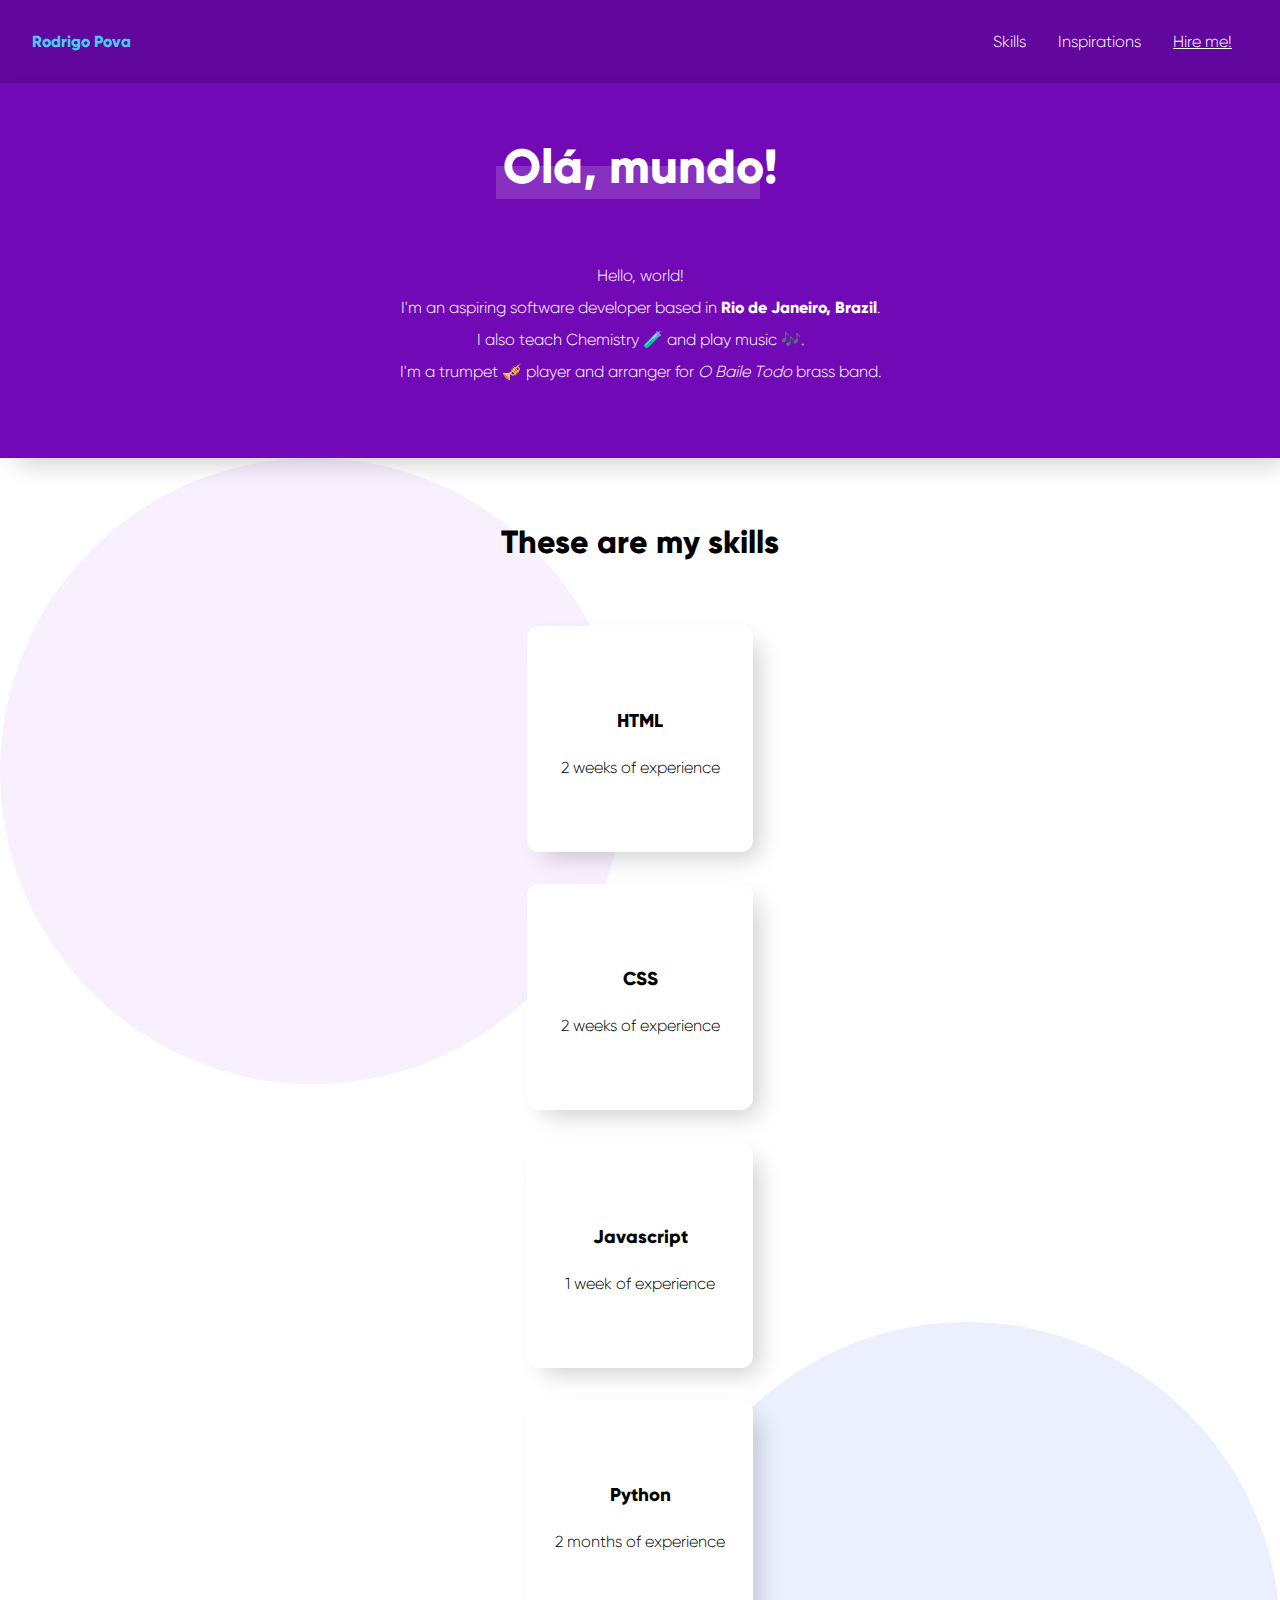
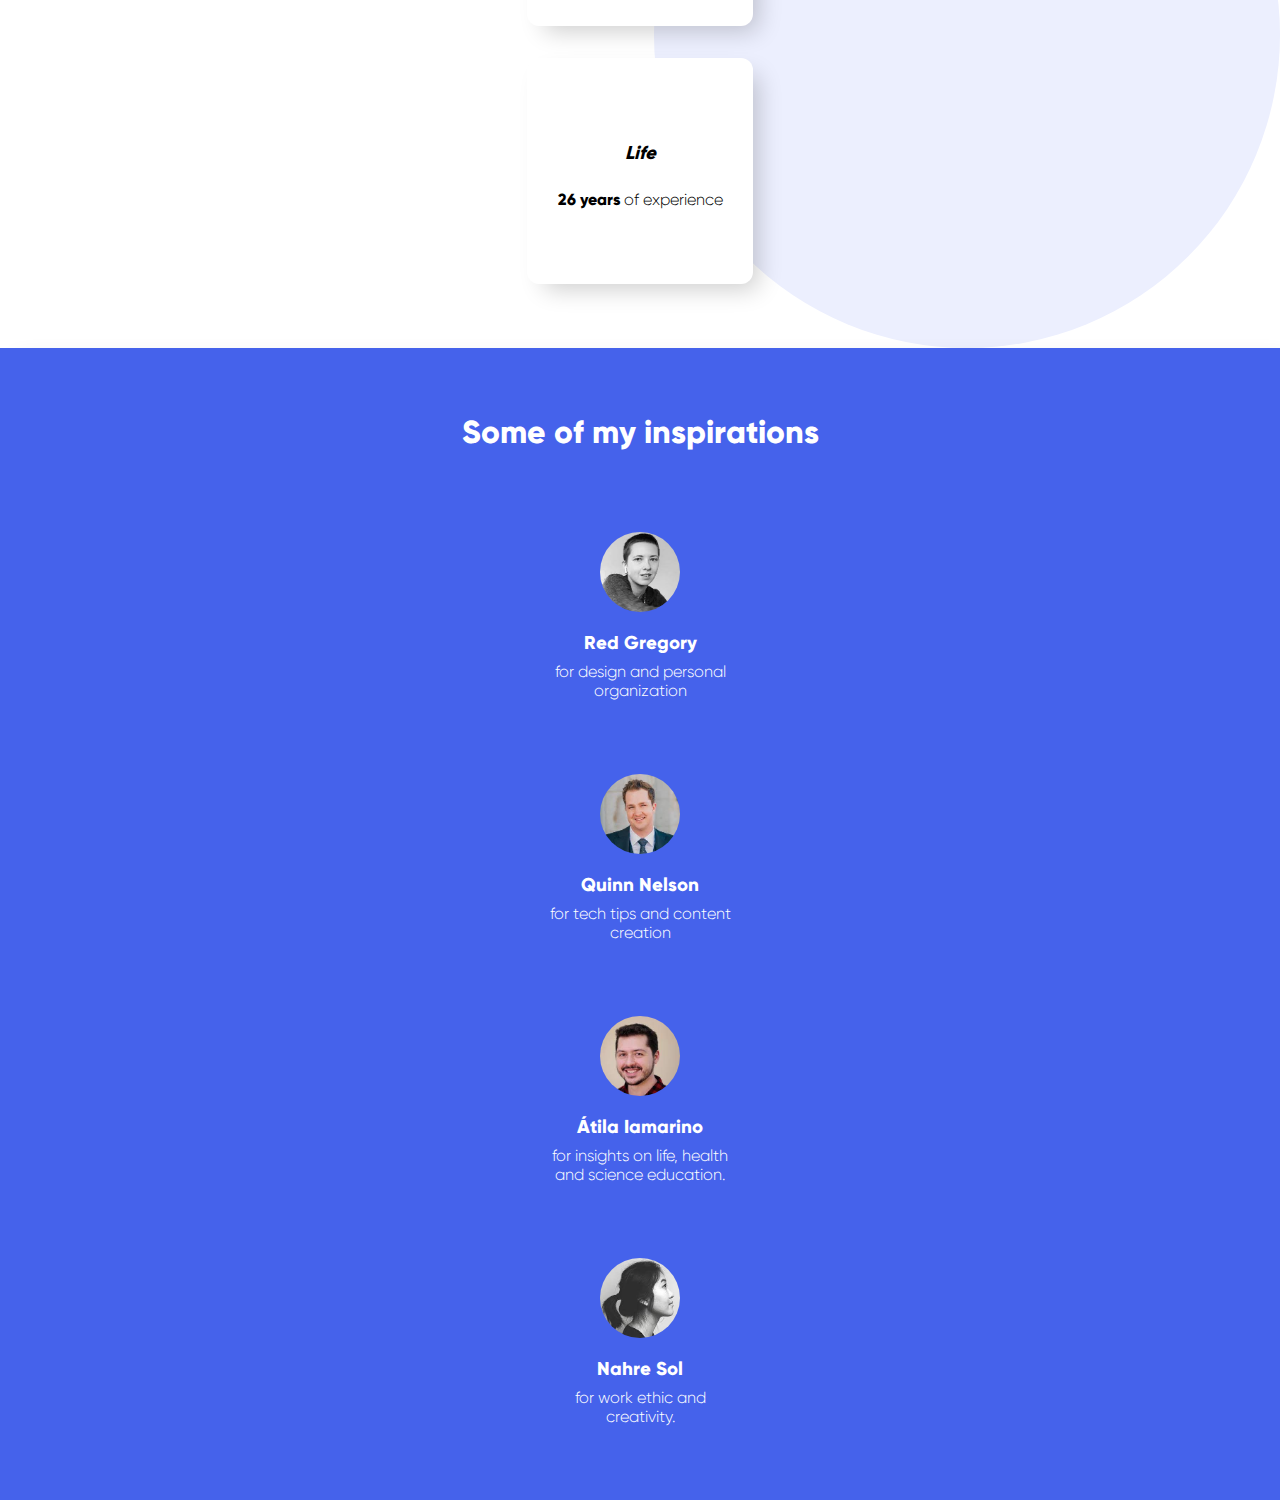
<file: index.html>
<!DOCTYPE html>
<html lang="en">

<head>
    <meta charset="UTF-8">
    <title>Personal Portfolio - Rodrigo Pova</title>
    <link rel="stylesheet" href="style.css">
</head>

<body>
    <div class="nav-container">
        <header>
            <a href=index.html class="logo">Rodrigo Pova</a>
            <nav>
                <ul>
                    <li><a href="#skills">Skills</a></li>
                    <li><a href="#inspirations">Inspirations</a></li>
                    <li><a href="#"><u>Hire me!</u></a></li>
                </ul>
            </nav>
        </header>
    </div>
    <div class="hero"> 
        <h1 class="hero__heading">Olá, mundo!</h1>
        <!-- <img class="hero__image" id="profilepic" src="images/rodrigopova.jpeg"
            alt="Portrait of Rodrigo with a blurred background" width="300px"> -->
        <p class="hero__text" id="description">
            Hello, world!<br>
            I'm an aspiring software developer based in <strong>Rio de Janeiro, Brazil</strong>.<br>
            I also teach Chemistry 🧪 and play music 🎶.<br>
            I'm a trumpet 🎺 player and arranger for <em>O Baile Todo</em> brass band.
        </p>
    </div>
    <section class="skills" id="skills">
        <h2 class="heading">These are my skills</h2>
        <!-- <ul>
            <li><em>26 years of experience in <strong>Life</strong></em>;</li>
            <li>2 hours of experience in <strong>HTML</strong>;</li>
            <li>0 hours of experience in <strong>CSS</strong>;</li>
            <li>1 week of experience in <strong>GIT</strong>;</li>
            <li>8 weeks of experience in <strong>Python</strong>;</li>
        </ul>
        <hr> -->
            <ul>
                <li class="card">
                    <div class="card-container">
                        <h3 class="card-header">HTML</h3>
                        <p class="card-text">2 weeks of experience</p>
                    </div>
                </li>
                <li class="card">
                    <div class="card-container">
                        <h3 class="card-header">CSS</h3>
                        <p class="card-text">2 weeks of experience</p>
                    </div>
                </li>
                <li class="card">
                    <div class="card-container">
                        <h3 class="card-header">Javascript</h3>
                        <p class="card-text">1 week of experience</p>
                    </div>
                </li>
                <li class="card">
                    <div class="card-container">
                        <h3 class="card-header">Python</h3>
                        <p class="card-text">2 months of experience</p>
                    </div>
                </li>
                <li class="card">
                    <div class="card-container">
                        <h3 class="card-header"><em>Life</em></h3>
                        <p class="card-text"><strong>26 years</strong> of experience</p>
                    </div>
                </li>
            </ul>
    </section>
    <section class="inspirations" id="inspirations">
        <h2 class="heading">Some of my inspirations</h2>
            <ul>
                <li class="card2">
                    <div class="card-container2">
                        <a href="https://www.redgregory.com/" target="_blank">
                            <img src="[data-uri]" alt="photo of designer Red Gregory">
                            <h3 class="card-header">Red Gregory</h3>
                            <p class="card-text">for design and personal organization</p>
                        </a>
                    </div>              
                </li>
                <li class="card2">
                    <div class="card-container2">
                        <a href="https://twitter.com/snazzyq" target="_blank">
                            <img src="[data-uri]" alt="photo of Quinn Nelson">
                            <h3 class="card-header">Quinn Nelson</h3>
                            <p class="card-text">for tech tips and content creation</p>
                        </a>
                    </div>              
                </li>
                <li class="card2">
                    <div class="card-container2">
                        <a href="https://twitter.com/oatila" target="_blank">
                            <img src="[data-uri]" alt="photo of Átila Iamarino">
                            <h3 class="card-header">Átila Iamarino</h3>
                            <p class="card-text">for insights on life, health and science education.</p>
                        </a>
                    </div>              
                </li>
                <li class="card2">
                    <div class="card-container2">
                        <a href="https://www.youtube.com/channel/UC8R8FRt1KcPiR-rtAflXmeg" target="_blank">
                            <img src="[data-uri]" alt="photo of Nahre Sol">
                            <h3 class="card-header">Nahre Sol</h3>
                            <p class="card-text">for work ethic and creativity.</p>
                        </a>
                    </div>              
                </li>
            </ul>
        <!-- <ul>
            <li><a class="link" href="https://www.redgregory.com/" target="_blank">Red Gregory</a> for design and
                personal organization.</li>
            <li><a class="link" href="https://twitter.com/snazzyq" target="_blank">Quinn Nelson</a> for tech tips and
                content creation.</li>
            <li><a class="link" href="https://twitter.com/oatila" target="_blank">Átila Iamarino</a> for insights on
                life, health and science education.</li>
            <li><a class="link" href="https://www.youtube.com/channel/UC8R8FRt1KcPiR-rtAflXmeg" target="_blank">Nahre
                    Sol</a> for work ethic and creativity.</li>
        </ul> -->
       <!-- <hr>  -->
    </section>
    <!-- <footer>
        <h2>Back to...</h2>
        <a class="link" href="#profilepic">Personal Picture</a> |
        <a class="link" href="#skills">Skills</a> |
        <a class="link" href="#inspirations">Inspirations</a>
    </footer> -->



</body>

</html>
</file>
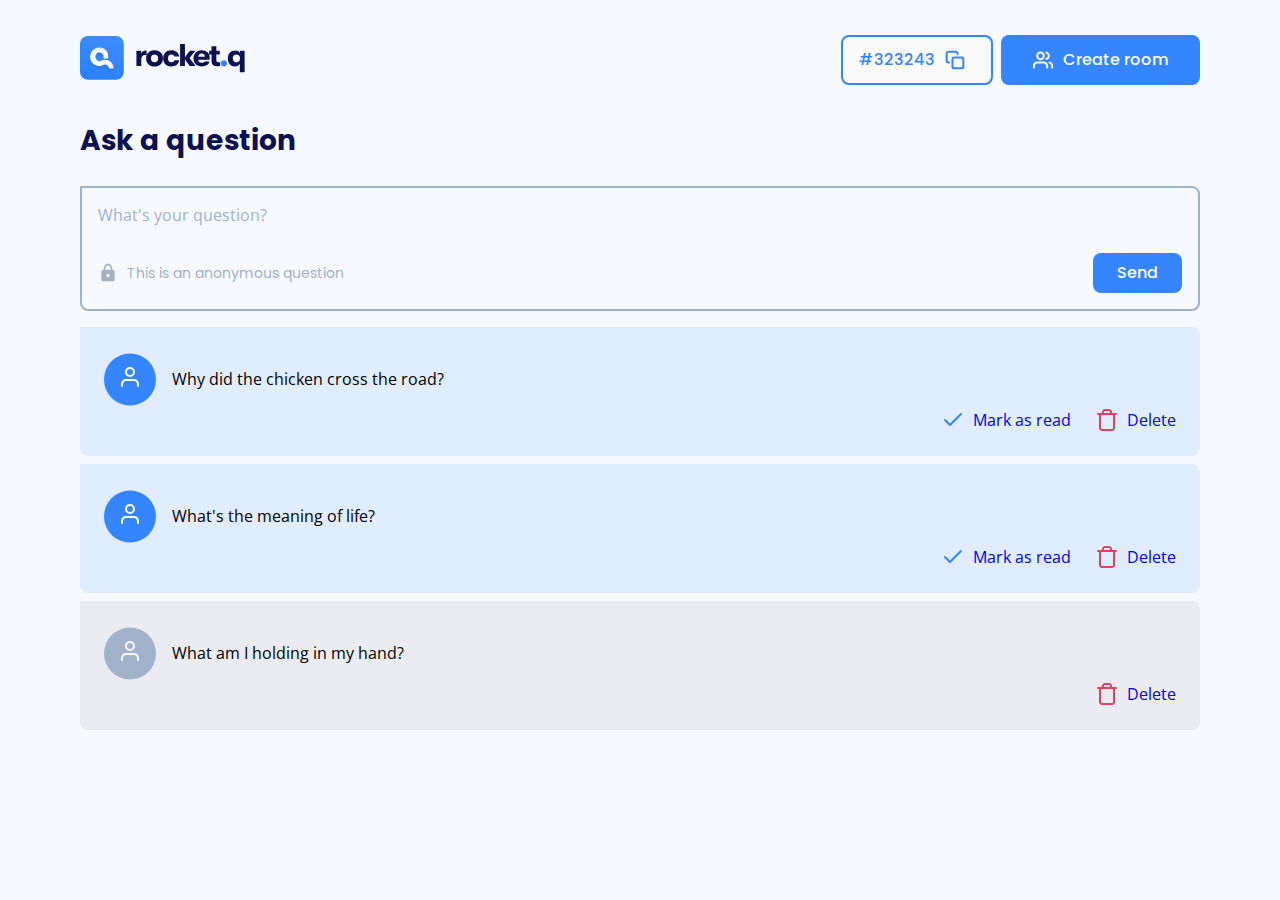
<file: discover-project/room.html>
<!DOCTYPE html>
<html lang="en">
  <head>
    <meta charset="UTF-8" />
    <meta http-equiv="X-UA-Compatible" content="IE=edge" />
    <meta name="viewport" content="width=device-width, initial-scale=1.0" />
    <title>Rocket.Q</title>
    <link rel="stylesheet" href="styles/global.css" />
    <link rel="stylesheet" href="styles/room.css" />
    <link rel="stylesheet" href="styles/modal.css" />
    <link rel="preconnect" href="https://fonts.googleapis.com" />
    <link rel="preconnect" href="https://fonts.gstatic.com" crossorigin />
    <link
      href="https://fonts.googleapis.com/css2?family=Open+Sans:ital,wght@0,300;0,400;0,600;0,700;0,800;1,300;1,400;1,600;1,700;1,800&family=Poppins:ital,wght@0,100;0,200;0,300;0,400;0,500;0,600;0,700;0,800;0,900;1,100;1,200;1,300;1,400;1,500;1,600;1,700;1,800;1,900&display=swap"
      rel="stylesheet"
    />
  </head>
  <body>
    <div id="room" class="content">
      <header>
        <a href="./index.html">
          <img src="assets/logo.svg" alt="Rocket.Q logo" />
        </a>
        <div class="buttons">
          <div class="button outlined">
            #323243
            <img src="assets/copy.svg" alt="Copy room number" />
          </div>
          <a href="#" class="button">
            <img src="assets/users-white.svg" alt="Create room" />
            Create room
          </a>
        </div>
      </header>
      <main>
        <section id="question-form">
          <h2>Ask a question</h2>
          <form action="">
            <label for="question" class="sr-only">Type question</label>
            <textarea
              name="question"
              id="question"
              placeholder="What's your question?"
            ></textarea>
            <footer>
              <div>
                <img src="assets/lock.svg" alt="Lock" />
                This is an anonymous question
              </div>
              <button>Send</button>
            </footer>
          </form>
        </section>
        <section id="questions">
          <h2 class="sr-only">Community questions</h2>
          <div class="questions">
            <div class="question-wrapper">
              <div class="question-content">
                <div class="user">
                  <img src="assets/user.svg" alt="User avatar" />
                </div>
                <div class="question">
                  <p>Why did the chicken cross the road?</p>
                </div>
              </div>
              <div class="actions">
                <a href="#" class="check">
                  <img src="assets/check.svg" alt="Mark as read" />
                  Mark as read
                </a>
                <a href="#" class="delete">
                  <img src="assets/trash.svg" alt="Delete" />
                  Delete
                </a>
              </div>
            </div>

            <div class="question-wrapper">
              <div class="question-content">
                <div class="user">
                  <img src="assets/user.svg" alt="User avatar" />
                </div>
                <div class="question">
                  <p>What's the meaning of life?</p>
                </div>
              </div>
              <div class="actions">
                <a href="#" class="check">
                  <img src="assets/check.svg" alt="Mark as read" />
                  Mark as read
                </a>
                <a href="#" class="delete">
                  <img src="assets/trash.svg" alt="Delete" />
                  Delete
                </a>
              </div>
            </div>

            <div class="question-wrapper read">
              <div class="question-content">
                <div class="user">
                  <img src="assets/user.svg" alt="User avatar" />
                </div>
                <div class="question">
                  <p>What am I holding in my hand?</p>
                </div>
              </div>
              <div class="actions">
                <!-- <a href="#" class="check">
                  <img src="assets/check.svg" alt="Mark as read" />
                  Mark as read
                </a> -->
                <a href="#" class="delete">
                  <img src="assets/trash.svg" alt="Delete" />
                  Delete
                </a>
              </div>
            </div>
          </div>
        </section>
      </main>
    </div>

    <div class="modal-wrapper">
      <div class="modal">
        <h2>Delete Question</h2>
        <p>Are you sure you want to delete this question?</p>

        <form action="">
          <label class="sr-only" for="password"
            >Type the room administrator password</label
          >
          <input
            id="password"
            type="password"
            name="password"
            placeholder="Password"
          />
          <div class="buttons">
            <div class="button grey cancel">Cancel</div>
            <button class="red">Delete</button>
          </div>
        </form>
      </div>
    </div>
  </body>
</html>
</file>
<file: style.css>
@font-face {
  font-family: 'gilroy-light';
  src: url("fonts/gilroy-light.otf") format("woff");
}

@font-face {
  font-family: 'gilroy-extrabold';
  src: url("fonts/gilroy-extrabold.otf") format("woff");
}

* {
  padding: 0;
  margin: 0;
}

ul {
  list-style: none;
}

a {
  text-decoration: none;
}

img {
  width: 100%;
}

body {
  margin: 0;
  font-family: 'gilroy-light', sans-serif;
  font-size: 1em;
  background-color: white;
  color: black;
}

strong {
  font-family: "gilroy-extrabold";
  font-weight: bold;
}

section {
  padding: 2em 2em;
}

footer {
  text-align: center;
  margin-bottom: 2%;
}

.nav-container {
  background-color: #62079D;
  width: 100%;
  z-index: 100;
}

header {
  display: -webkit-box;
  display: -ms-flexbox;
  display: flex;
  -webkit-box-pack: justify;
      -ms-flex-pack: justify;
          justify-content: space-between;
  padding: 2em;
}

header a {
  color: white;
}

header .logo {
  font-family: 'gilroy-extrabold';
  font-size: 1em;
  color: #4CC9F0;
}

header ul {
  display: -webkit-box;
  display: -ms-flexbox;
  display: flex;
}

header ul a {
  display: block;
  padding: 0 1em;
}

.heading {
  padding: 1em 0em;
  font-family: 'gilroy-extrabold';
  font-size: 2em;
  display: block;
  width: -webkit-fit-content;
  width: -moz-fit-content;
  width: fit-content;
  margin: auto;
}

.hero {
  width: auto;
  margin: 0;
  background-color: #7209B7;
  color: white;
  padding: 30px 60px;
  text-align: center;
  -webkit-box-shadow: 11px 11px 25px -6px rgba(0, 0, 0, 0.2);
          box-shadow: 11px 11px 25px -6px rgba(0, 0, 0, 0.2);
}

.hero__heading {
  padding: .5em 0em;
  font-family: "gilroy-extrabold";
  font-size: 3em;
  position: relative;
  z-index: 1;
  display: block;
}

.hero__heading:after {
  content: "";
  display: block;
  position: absolute;
  background-color: #8831C1;
  height: .7em;
  width: 5.5em;
  left: 50%;
  margin-left: -3em;
  top: 1.1em;
  z-index: -1;
}

.hero__text {
  padding: 2.5em 0em;
  font-size: 1em;
  line-height: 2em;
}

.hero__image {
  border-radius: 18px;
}

.skills {
  position: relative;
}

.skills .heading:before {
  content: "";
  display: block;
  position: absolute;
  height: 626px;
  width: 626px;
  left: 0;
  top: 0;
  border-radius: 50%;
  background-color: #F9F0FF;
  z-index: -2;
}

.skills::after {
  content: "";
  display: block;
  position: absolute;
  height: 626px;
  width: 626px;
  bottom: 0;
  right: 0;
  border-radius: 50%;
  background-color: #ECEFFE;
  z-index: -2;
}

.card {
  margin: 2em;
}

.card-container {
  background-color: white;
  height: 226px;
  width: 226px;
  margin: auto;
  -webkit-box-shadow: 11px 11px 25px -6px rgba(0, 0, 0, 0.2);
          box-shadow: 11px 11px 25px -6px rgba(0, 0, 0, 0.2);
  border-radius: 12px;
  text-align: center;
  -webkit-transition: ease;
  transition: ease;
  display: -webkit-box;
  display: -ms-flexbox;
  display: flex;
  -webkit-box-orient: vertical;
  -webkit-box-direction: normal;
      -ms-flex-direction: column;
          flex-direction: column;
  -webkit-box-pack: space-evenly;
      -ms-flex-pack: space-evenly;
          justify-content: space-evenly;
}

.card-container:hover {
  -webkit-transform: scale(1.04);
          transform: scale(1.04);
  -webkit-transition-duration: 200ms;
          transition-duration: 200ms;
}

.card-container .card-header {
  font-family: 'gilroy-extrabold';
  display: block;
  padding: 3em 0em 0em;
}

.card-container .card-text {
  padding: 0em 0em 3em;
  display: block;
}

.inspirations {
  background-color: #4562EB;
  color: white;
  -webkit-box-shadow: 11px 11px 25px -6px rgba(0, 0, 0, 0.2);
          box-shadow: 11px 11px 25px -6px rgba(0, 0, 0, 0.2);
}

.card2 {
  margin: 1em 2em;
}

.card-container2 {
  height: 226px;
  width: 226px;
  margin: auto;
  text-align: center;
  -webkit-transition: ease;
  transition: ease;
  display: -webkit-box;
  display: -ms-flexbox;
  display: flex;
  -webkit-box-orient: vertical;
  -webkit-box-direction: normal;
      -ms-flex-direction: column;
          flex-direction: column;
  -webkit-box-pack: justify;
      -ms-flex-pack: justify;
          justify-content: space-between;
}

.card-container2 a {
  color: white;
}

.card-container2:hover {
  -webkit-transform: scale(1.04);
          transform: scale(1.04);
  -webkit-transition-duration: 200ms;
          transition-duration: 200ms;
}

.card-container2 img {
  display: block;
  margin: 2em auto 0;
  width: 80px;
  height: auto;
  border-radius: 50%;
}

.card-container2 .card-header {
  font-family: 'gilroy-extrabold';
  display: block;
  padding: 1em 0em 0em;
}

.card-container2 .card-text {
  padding: .5em 1em 3em;
  display: block;
}
/*# sourceMappingURL=style.css.map */
</file>
<file: discover-project/styles/global.css>
*{
    margin: 0;
    padding: 0;
    border: none;
    text-decoration: none;
    box-sizing: border-box;
}

html{
    --black: #0D114F;
    --white: #FAFAFA;
    --red: #E83F5B;
    --light-blue: #E0ECFF;
    --blue: #3485FF;
    --background: #F6FAFF;
    --overlay: #040911;
    --icons-details: #A5B0C1;

    --grey-dark: #4D5E77;
    --grey-blue: #A1B2CD;
    --grey-light:#E5EAF1;
    --grey-medium: #eaecf2;

    /* 1rem = 16px (User Agent) = 100% (User Agent) */
    font-size: 62.5% /* 10px */
}

body{
    display: flex;
    height: 100vh;
    background: var(--background);
}

body, button, input, textarea{
    /* intervalo de tamanho */
    font-size: clamp(14px, 1.6rem, 2vw);

    font-family: 'Open Sans', sans-serif;
    /* font-family: 'Poppins', sans-serif; */
}

.content{
    width: 100%;
    margin: 0 auto;
}

.sr-only{
    position: absolute;
    height: 1px;
    width: 1px;
    padding: 0;
    margin: -1px;
    overflow: hidden;
    clip-path: rect(0, 0, 0, 0);
    white-space: nowrap;
    border-width: 0;
}


/*--------- input and buttons*/
input, button, .button{
    border-radius: .8rem;
    height: 5rem;
}

button, .button{
    font-family: 'Poppins';
    font-weight: 500;
    line-height: 0;

    display: flex;
    align-items: center;
    justify-content: center;

    background: var(--blue);
    color: var(--white);

    transition: filter .2s;

    cursor: pointer;
}

button:hover, .button:hover{
    filter: brightness(1.2);
}

button > img,
.button > img{
    margin-right: 1rem;
    width: 2rem;
}

button.outlined,
.button.outlined{
    background: var(--white);
    color: var(--blue);
    border: .2rem solid var(--blue);
}

button.red,
.button.red{
    background: var(--red);
    color: var(--white);
}

button.grey,
.button.grey{
    background: var(--grey-light);
    color: var(--grey-dark);
}



/*** HEADER ****/

.content header{
    width: 80%;  
    margin: 3.5rem auto;
}

.content header img{
    width: 16.7rem;
}
</file>
<file: discover-project/styles/room.css>
.content{
    max-width: min(112rem, 90%);
}

#room header{
    width: 100%;

    display: flex;
    align-items: center;
    justify-content: space-between;
}

#room header .buttons{
    display: flex;
}

#room header .buttons .button:nth-child(1){
    margin-right: .8rem;
    padding: 1.3rem 1.6rem;
}

#room header .buttons .button:nth-child(1) img{
    margin-left: 1rem;
    width: 2rem;
    height: 2rem;
}

#room header .buttons .button:nth-child(2){
    padding: 1.3rem 3.2rem;
}

#room header .buttons .button:nth-child(2) img{
    width: 2rem;
    height: 2rem;
}

/*** QUESTION FORM ***/
#question-form h2{
    font-family: 'Poppins', sans-serif;
    font-size: 2.8rem;
    color: var(--black);
    font-weight: 700;
    line-height: 4.2rem;

    margin-bottom: 2.4rem;
}

#question-form form{
    border: .2rem solid var(--grey-blue);
    padding: 1.6rem;
    border-radius: 0 .8rem .8rem .8rem;

    margin-bottom: 1.6rem;
}

#question-form form textarea{
    resize: none;
    background: transparent;

    width: 100%;

    outline: none;
}

#question-form form textarea::placeholder{
    color: var(--grey-blue);
}

#question-form form footer{
    display: flex;
    align-items: center;
    justify-content: space-between;
}

#question-form form footer > div{
    display: flex;
    align-items: center;

    color: var(--icons-details);
    font-family: 'Poppins', sans-serif;
    font-weight: 400;
    font-size: 1.4rem;
}

#question-form form footer > div img{
    margin-right: 0.9rem;
}

#question-form form footer button{
    height: auto;
    padding: .8rem 2.4rem;
    line-height: 2.4rem
}


/******* Questions *****/
.question-wrapper{
    background: var(--light-blue);
    margin-bottom: .8rem;
    border-radius: 0 .8rem .8rem .8rem ;
    padding: 2.4rem;
}

.question-wrapper .question-content{
    display: flex;
    align-items: flex-start;
}

.question-wrapper .question-content .user{
    background: var(--blue);
    clip-path: circle();
    padding: 1.4rem;
}

.question-wrapper .question-content p{
    margin-left: 1.6rem;
    word-break: break-word;
    display: flex;
    align-items: center;
    min-height: 5.5rem;
}

.question-wrapper .actions{
    display: flex;
    align-items: center;
    justify-content: flex-end;
}

.question-wrapper .actions > a{
    display: flex;
    align-items: center;
}

.question-wrapper .actions > a > img{
    margin-right: .8rem;
}

.question-wrapper .actions > a + a{
    margin-left: 2.4rem;
}

/***** Question Read ****/
.question-wrapper.read{
    background: var(--grey-medium);
}

.question-wrapper.read .question-content .user{
    background: var(--grey-blue);
}


/*** No Questions   **/
.no-questions{
    text-align: center;
    margin-top: 5.2rem;
}
.no-questions img{
    max-width: 100%;
    margin-bottom: 1.2rem;
}
.no-questions p{
    font-family: 'Poppins', sans-serif; 
    font-size: 1.8rem;
    font-weight: 600;
}
.no-questions p + p{
    font-family: 'Open Sans', sans-serif;
    font-size: 1.4rem;
    font-weight: 400;   
    margin-top: 1.3rem;
    line-height: 1.9rem;
}
</file>
<file: discover-project/styles/modal.css>
.modal-wrapper.active{
    visibility: visible;
    opacity: 1;
}

.modal-wrapper{
    position: fixed;
    width: 100vw;
    height: 100vh;
    top: 0;
    left: 0;
    display: flex;

    background: rgba(4, 9, 17, .8);

    visibility: hidden;
    opacity: 0;
}

.modal-wrapper .modal{
    width: min(59rem, 90%);
    background: var(--white);
    margin: auto;

    border-radius: .8rem;

    font-family: 'Poppins', sans-serif;
    text-align: center;

    padding: 6.4rem;
}

.modal-wrapper .modal h2{
    font-size: 2.4rem;
    font-weight: 700;
    margin-bottom: 1.2rem;
    color: var(--black);
}

.modal-wrapper .modal p{
    margin-bottom: 2.4rem;
    color: var(--grey-dark);
}

.modal-wrapper .modal input{
    margin-bottom: 4rem;
    padding: 1.3rem 1.6rem;
    border: .2rem solid var(--blue);
    outline: none;
    width: min(70%, 30.2rem)
}

.modal-wrapper .modal .buttons{
    display: flex;
    align-items: center;
    justify-content: center;
}

.modal-wrapper .modal .buttons > .button{
    margin-right: .8rem;
}

.modal-wrapper .modal .buttons > button,
.modal-wrapper .modal .buttons > .button{
    padding: 1.3rem 3.2rem;
}
</file>
